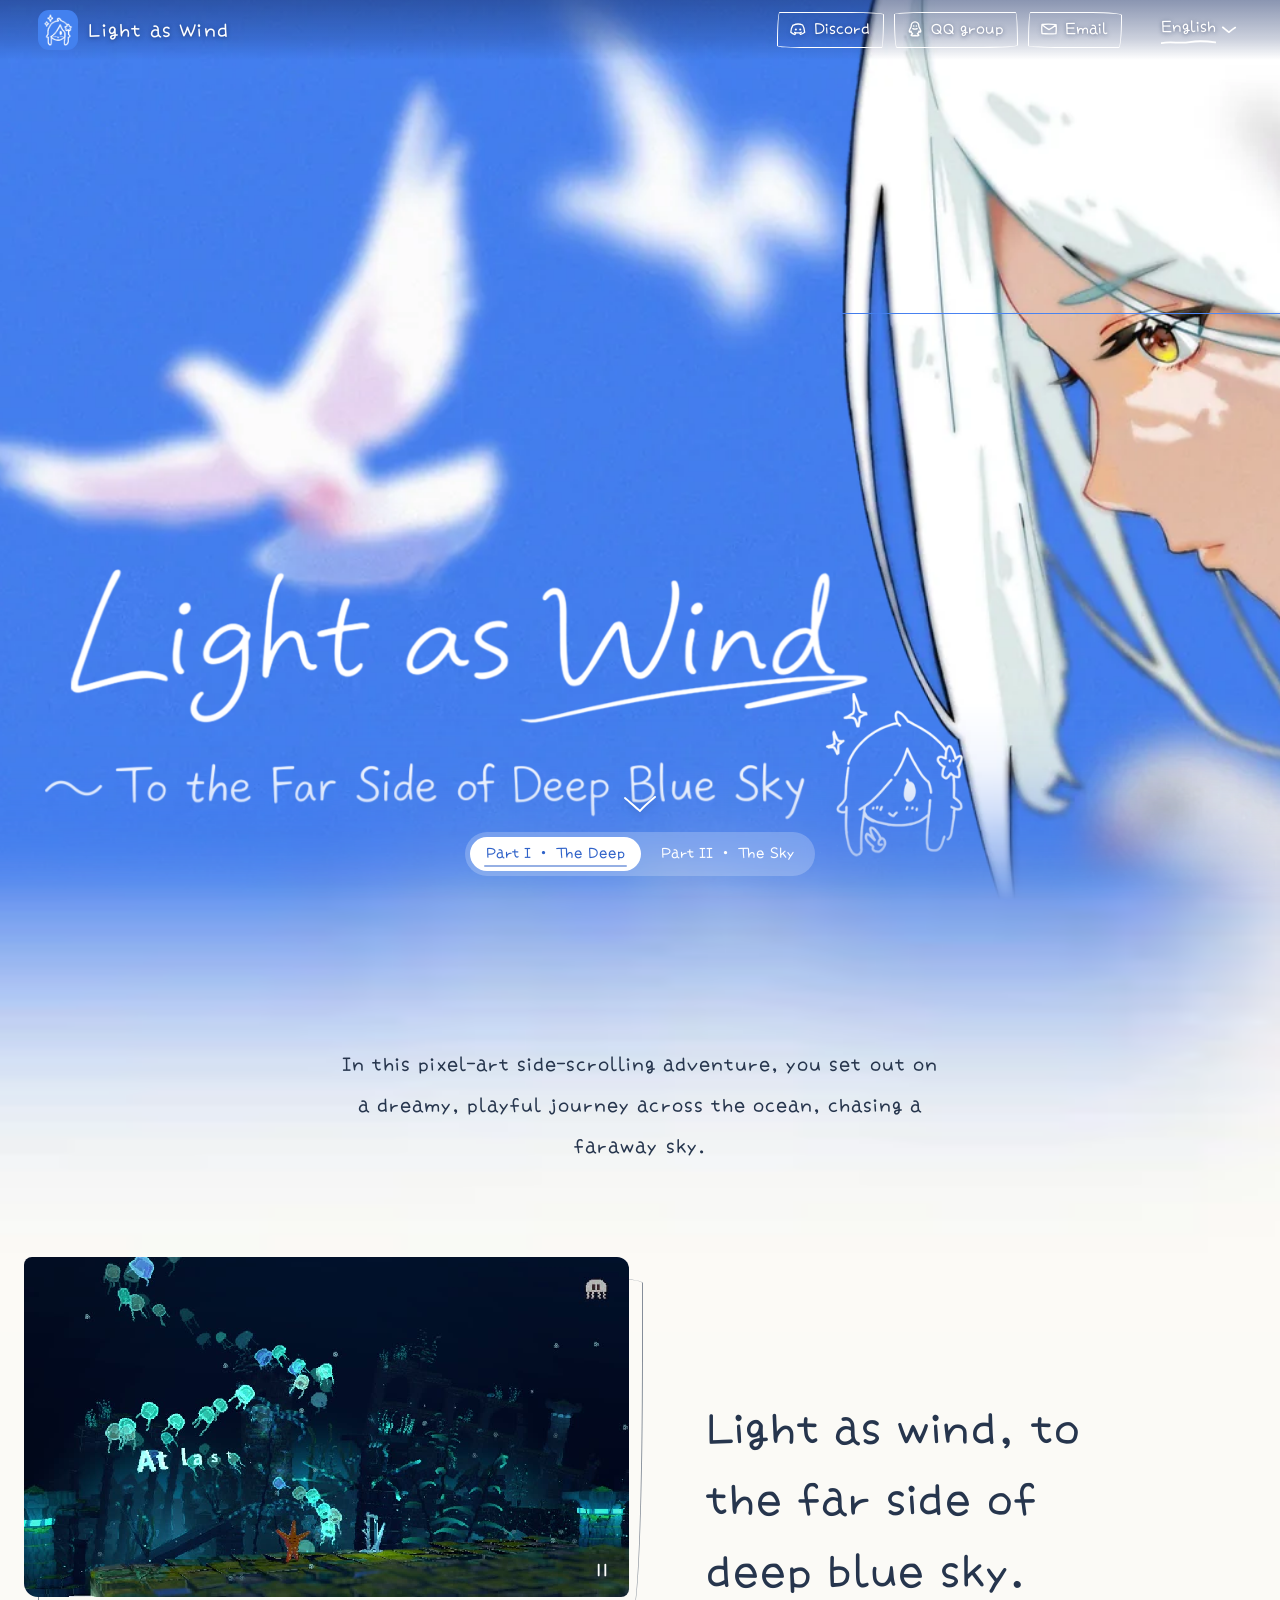
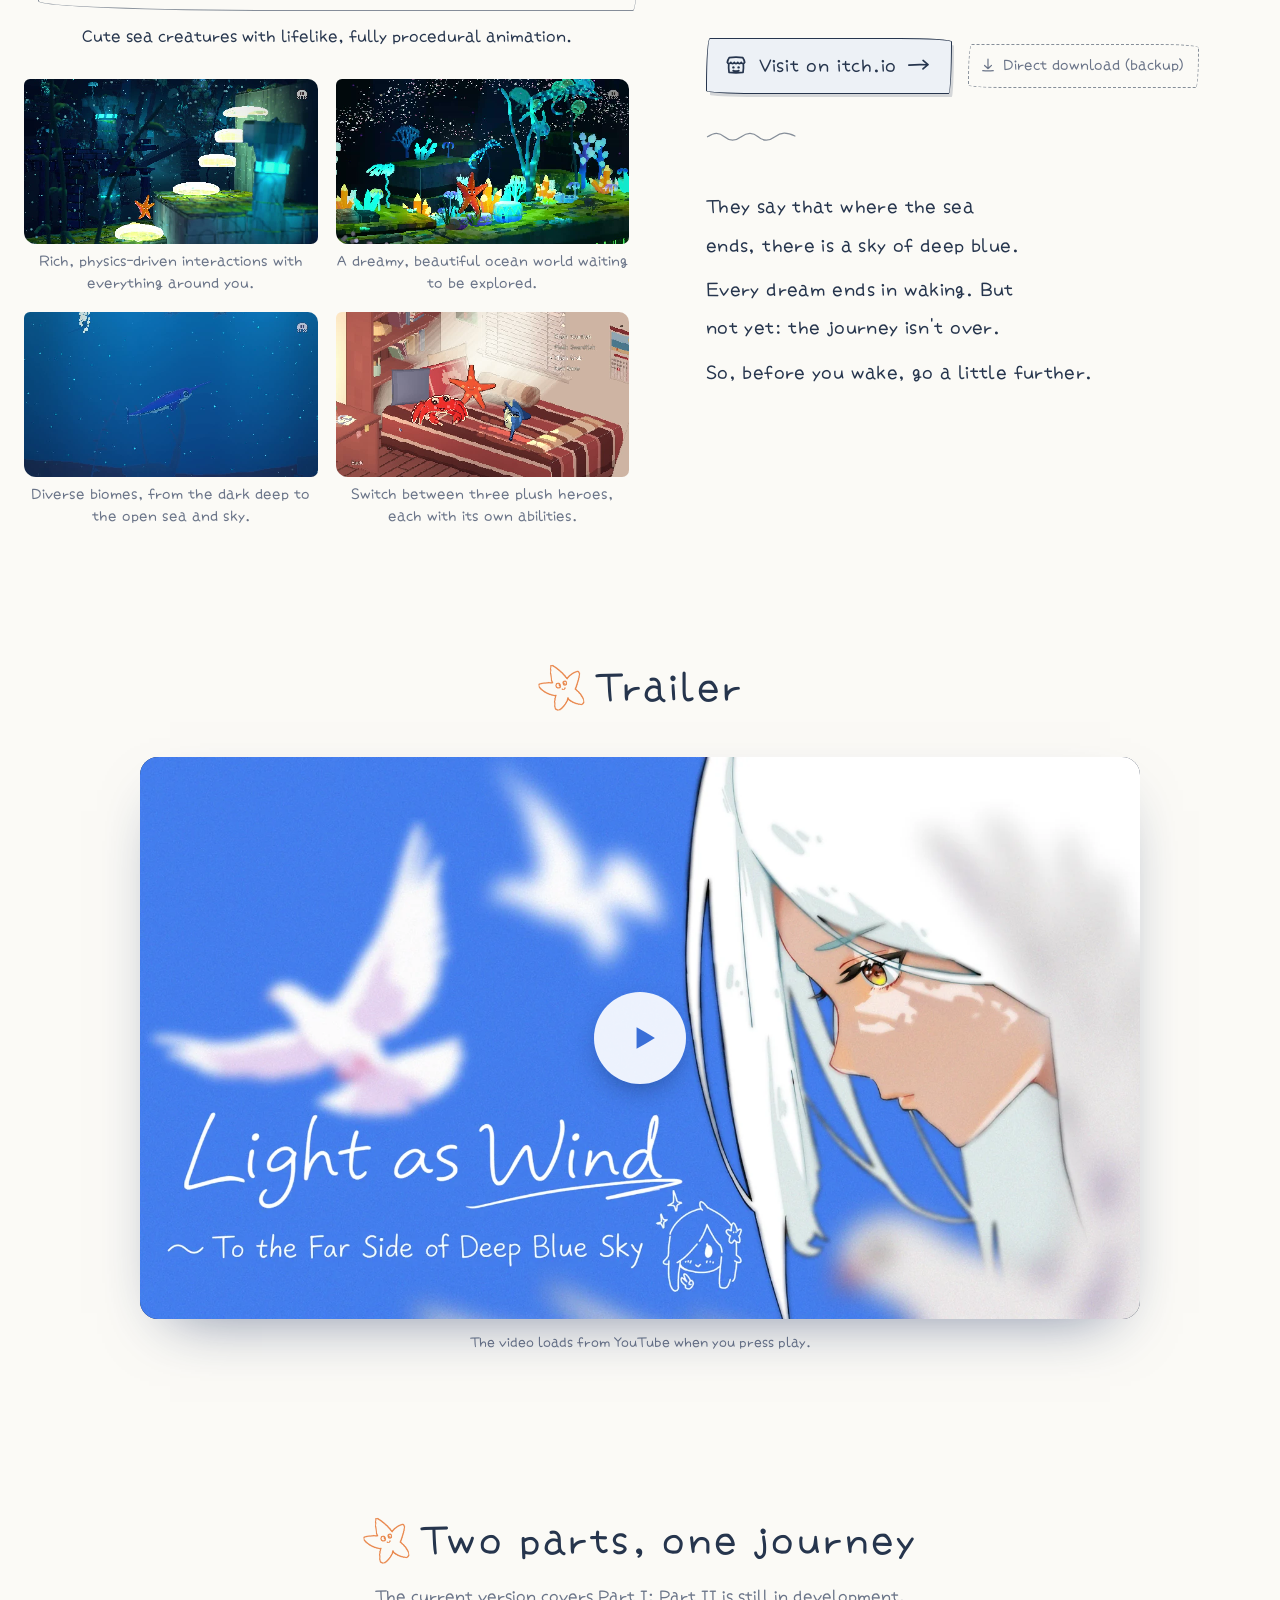
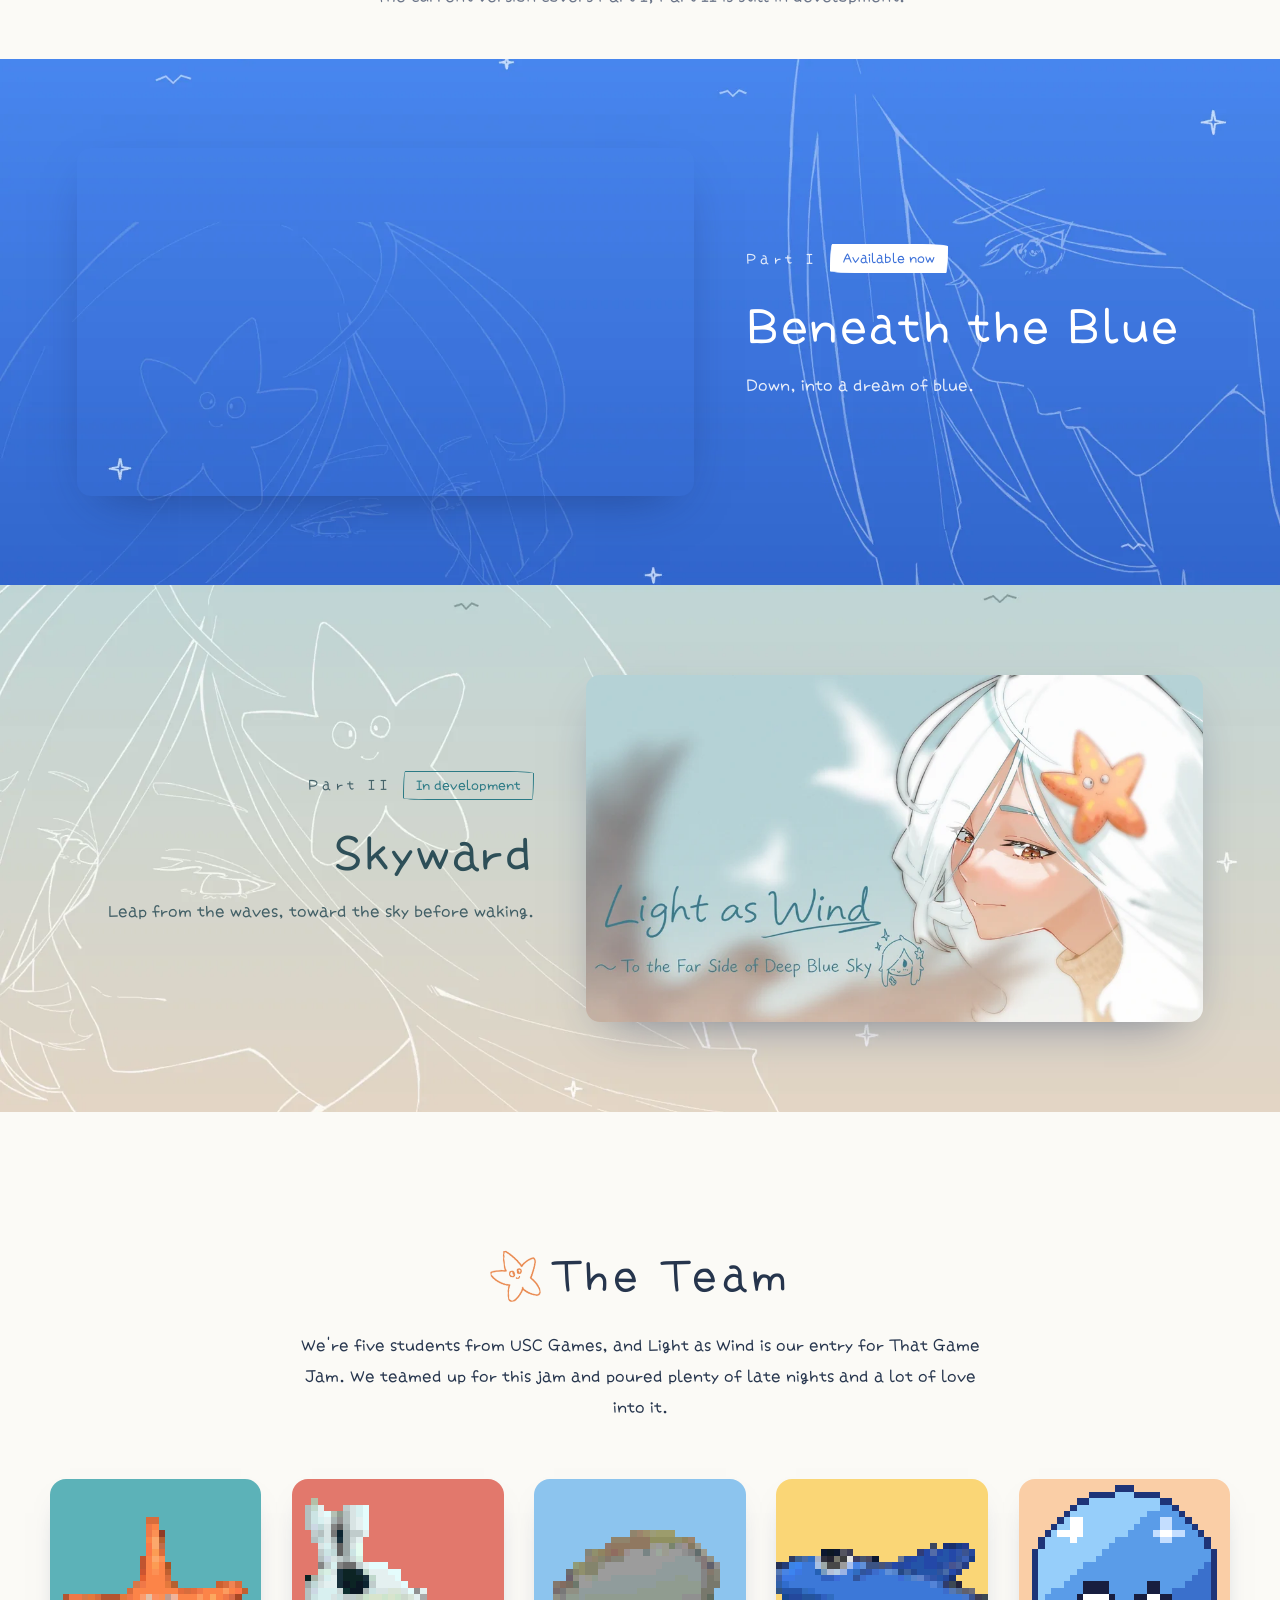
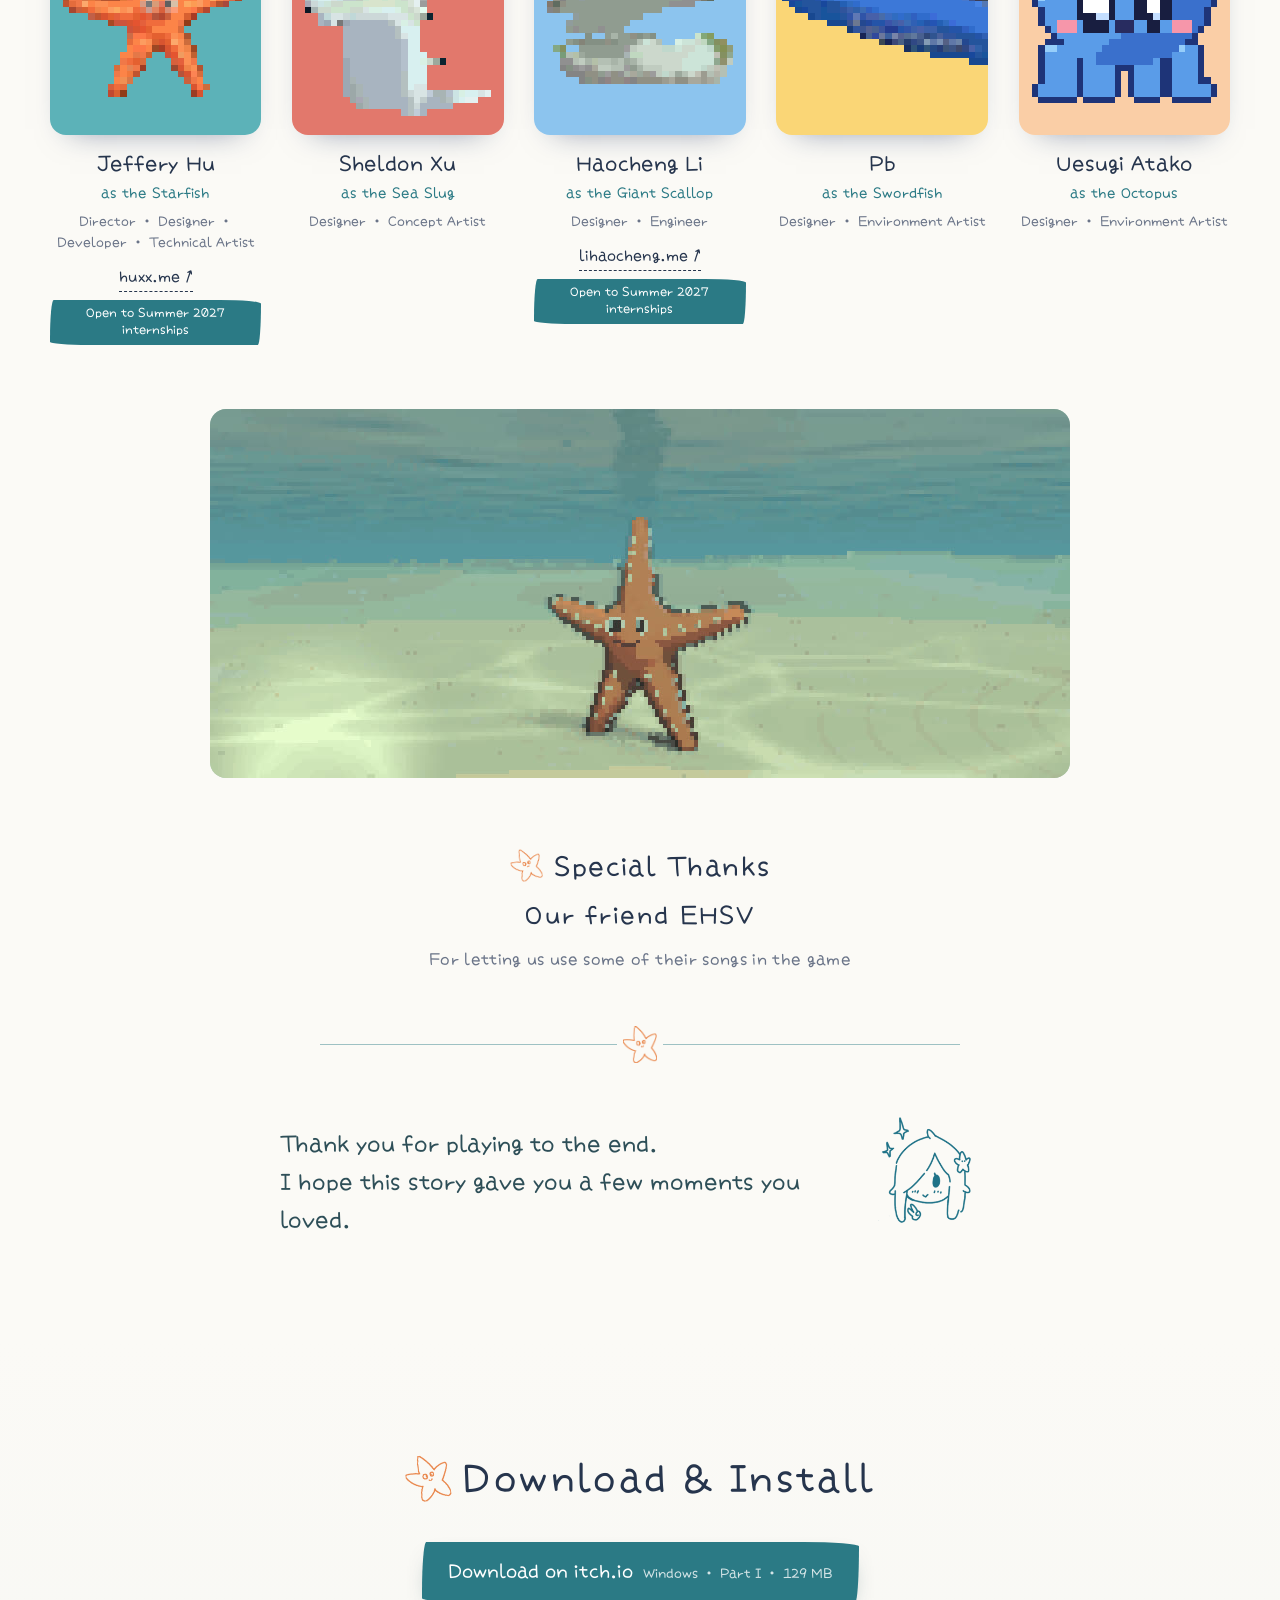
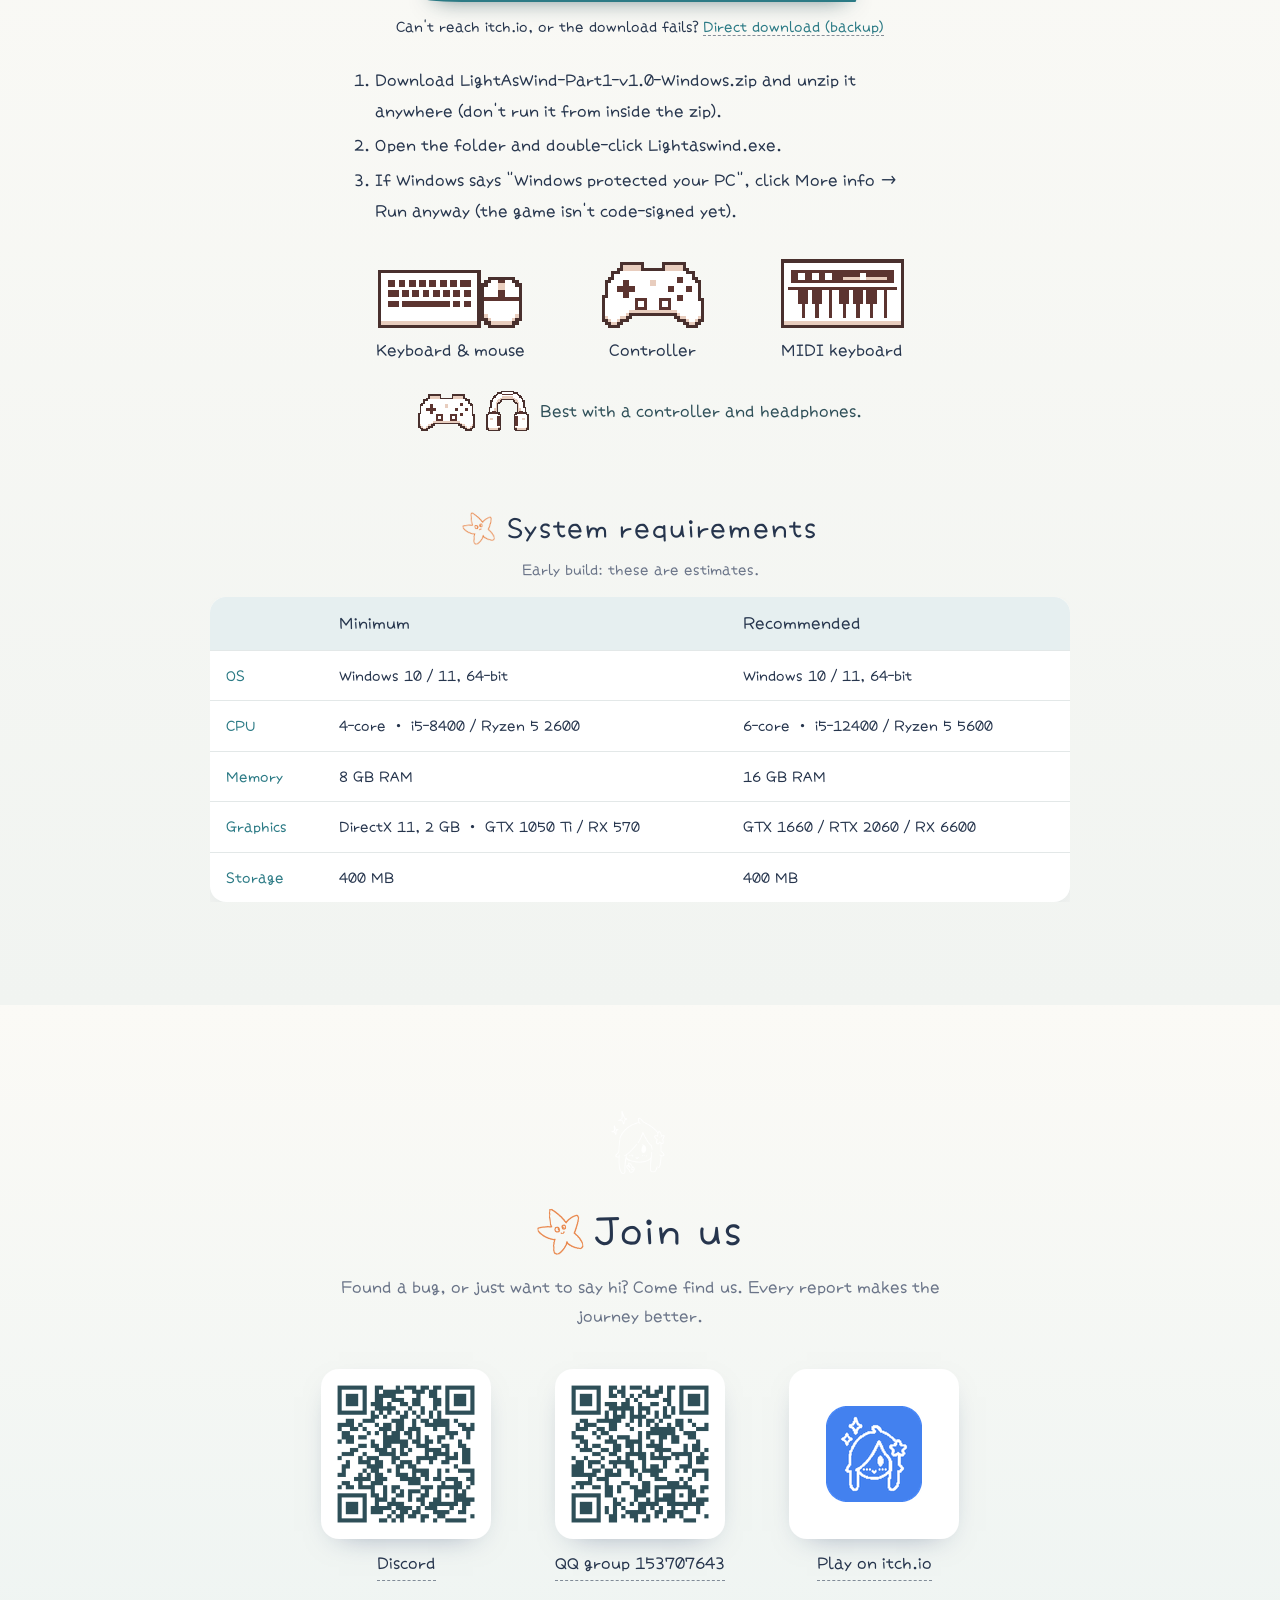
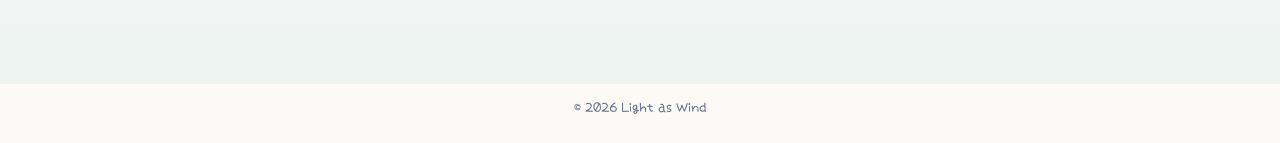
<file: index.html>
<!doctype html>
<html lang="en" data-lang="en">
<head>
<meta charset="utf-8">
<meta name="viewport" content="width=device-width, initial-scale=1, viewport-fit=cover">
<title>Light as Wind</title>
<meta name="description" content="Light as Wind is a dreamy pixel-art side-scrolling adventure across the ocean, toward a faraway sky.">
<link rel="canonical" href="https://lightaswind.com/">
<meta name="theme-color" content="#4381ef">
<meta name="color-scheme" content="light">

<meta property="og:type" content="website">
<meta property="og:site_name" content="Light as Wind">
<meta property="og:title" content="Light as Wind">
<meta property="og:description" content="Light as wind, to the far side of deep blue sky. A dreamy pixel-art side-scrolling adventure across the ocean, toward a faraway sky.">
<meta property="og:url" content="https://lightaswind.com/">
<meta property="og:image" content="https://lightaswind.com/og-poster2-en.jpg">
<meta property="og:image:width" content="1200">
<meta property="og:image:height" content="630">
<meta property="og:image:alt" content="Light as Wind poster: a white-haired girl with a starfish hairpin, smiling against a pale sky">
<meta property="og:locale" content="en_US">
<meta property="og:locale:alternate" content="zh_CN">
<meta property="og:locale:alternate" content="ja_JP">
<meta property="og:locale:alternate" content="ko_KR">
<meta name="twitter:card" content="summary_large_image">
<meta name="twitter:title" content="Light as Wind">
<meta name="twitter:description" content="Light as wind, to the far side of deep blue sky. A dreamy pixel-art side-scrolling adventure across the ocean.">
<meta name="twitter:image" content="https://lightaswind.com/og-poster2-en.jpg">

<link rel="icon" href="/favicon.ico" sizes="any">
<link rel="icon" href="/assets/icons/favicon-32.png" type="image/png" sizes="32x32">
<link rel="apple-touch-icon" href="/assets/icons/apple-touch-icon.png">
<link rel="manifest" href="/site.webmanifest">

<script>
  // Pick the language before first paint: saved choice, else the browser's.
  (function () {
    var ok = { zh: 1, en: 1, ja: 1, ko: 1 }, l = null;
    try { l = localStorage.getItem("law-lang"); } catch (e) {}
    if (!ok[l]) {
      var list = navigator.languages || [navigator.language || "en"];
      for (var i = 0; i < list.length && !ok[l]; i++) {
        var c = String(list[i]).toLowerCase().slice(0, 2);
        if (ok[c]) l = c;
      }
    }
    l = ok[l] ? l : "en";
    document.documentElement.setAttribute("data-lang", l);
    // the tab shows the game's name in the page's language, from the first paint
    document.title = { zh: "愿此身如风", en: "Light as Wind", ja: "この身、風のごとく", ko: "이 몸 바람처럼" }[l];
  })();
</script>
<link rel="preload" href="/assets/fonts/xiaolai-subset.woff2?v=9" as="font" type="font/woff2" crossorigin>
<link rel="stylesheet" href="/assets/site.css?v=15">
</head>
<body>
<a class="skip" href="#play" data-i18n="skip">跳到正文</a>

<header class="site-head">
  <a class="brand" href="#top">
    <img src="/assets/icons/brand-96.png" width="40" height="40" alt="">
    <span class="brand-name" data-i18n="title">愿此身如风</span>
  </a>
  <!-- hand-drawn line icons (own drawings, stroke = currentColor) -->
  <nav class="head-links" aria-label="Community">
    <a class="hbtn" href="https://discord.gg/yjuP5sJC9v" rel="noopener" target="_blank">
      <svg class="ic" viewBox="0 0 24 24" aria-hidden="true"><path d="M6.6 7.3c3.5-1.7 7.3-1.7 10.9-.1 1.6 2.5 2.4 5.3 2.5 8.7-1.5 1.3-3.2 2.1-5 2.6l-1-1.7M9.4 16.8l-1 1.8c-1.8-.5-3.5-1.3-5-2.7.1-3.3 1-6.2 2.6-8.6M8 16c2.7 1 5.4 1 8.1-.1"/><circle class="dot" cx="9.4" cy="12.6" r="1.25"/><circle class="dot" cx="14.7" cy="12.6" r="1.25"/></svg>
      <span>Discord</span>
    </a>
    <button type="button" class="hbtn" data-copy="153707643" title="153707643">
      <svg class="ic" viewBox="0 0 24 24" aria-hidden="true"><path d="M12 3.4c-3 0-4.7 2.4-4.6 5.3 0 .9-.9 2.2-1.6 3.6-.8 1.6-1 3.3-.2 3.4.5.1 1.1-.6 1.5-1.3.3 1.5 1.1 2.7 2.1 3.4-1 .4-1.9 1-1.9 1.6 0 .8 2.3 1 4.7.4 2.4.6 4.7.4 4.7-.4 0-.6-.9-1.2-1.9-1.6 1-.7 1.8-1.9 2.1-3.4.4.7 1 1.4 1.5 1.3.8-.1.6-1.8-.2-3.4-.7-1.4-1.6-2.7-1.6-3.6.1-2.9-1.6-5.3-4.6-5.3zM9.3 11.6c1.8.8 3.6.8 5.4 0"/><circle class="dot" cx="10.5" cy="8.3" r=".95"/><circle class="dot" cx="13.6" cy="8.3" r=".95"/></svg>
      <span data-i18n="qq">QQ 群</span>
    </button>
    <a class="hbtn" href="mailto:3324557103@qq.com">
      <svg class="ic" viewBox="0 0 24 24" aria-hidden="true"><path d="M3.6 6.6c5.6-.7 11.3-.6 16.9.1.3 3.6.3 7.2-.1 10.8-5.6.6-11.2.6-16.8-.1-.4-3.6-.4-7.2 0-10.8zM4.1 7.3c2.6 2.3 5.2 4.1 7.9 5.5 2.8-1.4 5.5-3.3 8.1-5.6"/></svg>
      <span data-i18n="mail">邮箱</span>
    </a>
  </nav>
  <div class="lang">
    <button type="button" class="lang-btn" aria-haspopup="true" aria-expanded="false" aria-controls="lang-menu">
      <span class="lang-cur">中文</span>
      <svg class="chev" viewBox="0 0 20 12" aria-hidden="true"><path d="M3 3.5c2.4 1.9 4.6 3.9 7 5.6 2.3-1.9 4.5-3.8 7-5.3"/></svg>
    </button>
    <ul id="lang-menu" class="lang-menu" hidden>
      <li><button type="button" data-set-lang="zh" lang="zh-CN">中文</button></li>
      <li><button type="button" data-set-lang="en" lang="en">English</button></li>
      <li><button type="button" data-set-lang="ja" lang="ja">日本語</button></li>
      <li><button type="button" data-set-lang="ko" lang="ko">한국어</button></li>
    </ul>
  </div>
</header>
<p class="toast" role="status" aria-live="polite"></p>

<main>
  <!-- Page 1: the poster -->
  <section id="top" class="hero" aria-labelledby="game-title">
    <!-- The poster in layers (tools/poster_layers.py): sky with doves at the back, the girl, the line-art words in
         front. They drift apart a little with the pointer and with scrolling. -->
    <div class="stage" role="img" data-i18n-aria="posterAlt" aria-label="海报：蓝天下白发少女的侧脸，白鸽飞过">
      <div class="layer sky" data-depth="0.25"></div>
      <div class="layer girl" data-depth="0.6"></div>
      <div class="layer words" data-depth="1">
        <img class="w-title t-zh" src="/assets/img/title-zh.webp" width="1011" height="260" alt="">
        <img class="w-sub t-zh" src="/assets/img/subtitle-zh.webp" width="1011" height="260" alt="">
        <img class="w-title t-en" src="/assets/img/title-en.webp" width="1011" height="260" alt="">
        <img class="w-sub t-en" src="/assets/img/subtitle-en.webp" width="1011" height="260" alt="">
        <img class="w-mascot" src="/assets/img/mascot.webp" width="260" height="260" alt="">
      </div>
      <!-- the second poster (tools/poster2_layers.py): its words-free picture, then its words; shown after a click -->
      <div class="layer sky2 p2only" data-depth="0.35"></div>
      <div class="layer words2 p2only" data-depth="1">
        <img class="w2 t-zh" src="/assets/img/hero2-words-zh.webp" width="986" height="347" alt="">
        <img class="w2 t-en" src="/assets/img/hero2-words-en.webp" width="1024" height="318" alt="">
      </div>
    </div>
    <!-- the two posters take turns on their own (site.js); the labels switch by hand -->
    <div class="poster-tabs" role="group" data-i18n-aria="posterTabs" aria-label="两张海报">
      <button type="button" class="ptab" aria-pressed="true"><span data-i18n="posterTab1">Part I · 深海</span><i class="bar"></i></button>
      <button type="button" class="ptab" aria-pressed="false"><span data-i18n="posterTab2">Part II · 天空</span><i class="bar"></i></button>
    </div>
    <h1 id="game-title" class="sr"><span data-i18n="title">愿此身如风</span> <span data-i18n="subtitle">～去往天空深蓝的彼方</span></h1>
    <a class="down" href="#play" data-i18n-aria="next" aria-label="下一页">
      <svg viewBox="0 0 40 24" aria-hidden="true"><path d="M5 6c5 4 10 9 15 13 4-5 9-9 15-14"/></svg>
    </a>
  </section>
  <!-- the poster's edge colours seeping down into the paper -->
  <div class="bleed" aria-hidden="true"></div>

  <!-- Page 2: story -->
  <section id="play" class="play" aria-labelledby="play-h">
    <div class="inner">
      <p class="lead" data-i18n="lead">在这款像素风横版冒险游戏中，你将踏上一段梦幻而有趣的旅程，
穿过海洋，追寻远方的天空。</p>
      <div class="story">
        <!-- STORY MEDIA (placeholders): swap assets/media/story.mp4 (+ story-poster.webp)
             and assets/img/story-{a,b,c,d}-*.webp with real footage / screenshots -->
        <!-- the five features, each a short silent loop with its line (clips from the game: exports/GIF候选-*) -->
        <div class="story-art">
          <figure class="clip">
            <video id="story-video" class="pixel" muted loop playsinline preload="metadata" poster="/assets/media/f3-procedural.jpg" width="960" height="540"><source src="/assets/media/f3-procedural.mp4" type="video/mp4"></video>
            <button type="button" class="playpause" aria-pressed="false" data-i18n-aria="pause" aria-label="暂停">
              <svg viewBox="0 0 24 24" aria-hidden="true"><path class="i-pause" d="M8 5.5v13M16 5.5v13"/><path class="i-play" d="M8 5.5l11 6.5-11 6.5z"/></svg>
            </button>
          </figure>
          <p class="clip-cap" data-i18n="feat1"></p>
          <div class="shots">
            <figure class="shot"><video class="pixel" muted loop playsinline preload="none" poster="/assets/media/f2-physics.jpg" width="960" height="540"><source src="/assets/media/f2-physics.mp4" type="video/mp4"></video><figcaption data-i18n="feat2"></figcaption></figure>
            <figure class="shot"><video class="pixel" muted loop playsinline preload="none" poster="/assets/media/f4-dreamy.jpg" width="960" height="540"><source src="/assets/media/f4-dreamy.mp4" type="video/mp4"></video><figcaption data-i18n="feat3"></figcaption></figure>
            <figure class="shot"><video class="pixel" muted loop playsinline preload="none" poster="/assets/media/f5-biomes.jpg" width="960" height="540"><source src="/assets/media/f5-biomes.mp4" type="video/mp4"></video><figcaption data-i18n="feat4"></figcaption></figure>
            <figure class="shot"><video class="pixel" muted loop playsinline preload="none" poster="/assets/media/f1-heroes.jpg" width="960" height="540"><source src="/assets/media/f1-heroes.mp4" type="video/mp4"></video><figcaption data-i18n="feat5"></figcaption></figure>
          </div>
        </div>
        <div class="story-text">
          <h2 id="play-h" class="sr" data-i18n="aboutH">游戏简介</h2>
          <p class="motto" data-i18n="motto">愿此身如风，去往天空深蓝的彼方。</p>
          <div class="cta-row">
            <a class="itch-btn" href="https://huxxshadow.itch.io/light-as-wind" target="_blank" rel="noopener">
              <svg class="ic" viewBox="0 0 24 24" aria-hidden="true"><path d="M4 9.6c.2-1.7.8-3.1 1.7-4.4 4.2-.5 8.4-.5 12.6 0 .9 1.3 1.5 2.7 1.7 4.4M4 9.6c.5 1.4 2.6 1.4 3.2 0 .6 1.4 2.6 1.4 3.2 0 .6 1.4 2.6 1.4 3.2 0 .6 1.4 2.6 1.4 3.2 0 .6 1.4 2.6 1.4 3.2 0M5.3 11c-.2 2.6-.1 5.2.3 7.8 4.3.5 8.6.5 12.9 0 .4-2.6.5-5.2.3-7.8M9.4 17.2c1.7.7 3.5.7 5.2 0"/><circle class="dot" cx="9.6" cy="14.2" r="1.1"/><circle class="dot" cx="14.4" cy="14.2" r="1.1"/></svg>
              <span data-i18n="itchGo">前往 itch.io</span>
              <svg class="arrow" viewBox="0 0 26 14" aria-hidden="true"><path d="M2 7.6c6.6-.6 13.2-.7 20-.3M17.4 2.6c1.8 1.6 3.5 3.1 5.4 4.6-1.9 1.4-3.7 3-5.5 4.6"/></svg>
            </a>
            <a class="mirror-btn" href="https://dl.lightaswind.com/LightAsWind-Part1-v1.0-Windows.zip" download>
              <svg class="ic" viewBox="0 0 24 24" aria-hidden="true"><path d="M12 4.2c-.1 4.6 0 8.9.1 12.6M7.4 12.6c1.6 1.5 3.1 2.9 4.7 4.3 1.5-1.5 3-2.9 4.5-4.4M5 19.6c4.6.3 9.3.3 14 0"/></svg>
              <span data-i18n="dlDirect">直接下载（备用）</span>
            </a>
          </div>
          <svg class="wave" viewBox="0 0 120 14" aria-hidden="true"><path d="M2 8c9-6 15-6 22 0s14 6 22 0 15-6 22 0 14 6 22 0 15-6 26-1"/></svg>
          <div class="poem">
            <p data-i18n="poem1">听说，海的尽头，
是一片深蓝色的天空。</p>
            <p data-i18n="poem2">梦总有醒来的时候。
但现在，旅途还没有结束。</p>
            <p data-i18n="poem3">所以啊，在醒来之前，
再往前走一点吧。</p>
          </div>
        </div>
      </div>

    </div>
  </section>

  <!-- Trailer (YouTube, loaded only on click) -->
  <section id="trailer" class="trailer" aria-labelledby="trailer-h">
    <h2 id="trailer-h" class="sec-h star-h" data-i18n="trailerH">宣传片</h2>
    <div class="frame16">
      <button type="button" class="trailer-play" data-yt="E369TPUjwCU" data-bv="BV1cS4W63Et1" data-i18n-aria="trailerPlay" aria-label="播放宣传片（YouTube）">
        <img class="pe" src="/assets/img/p1-en-1600.webp" width="1600" height="900" alt="" loading="lazy" decoding="async">
        <img class="pz" src="/assets/img/p1-zh-1600.webp" width="1600" height="900" alt="" loading="lazy" decoding="async">
        <span class="tp-icon" aria-hidden="true"><svg viewBox="0 0 24 24"><path d="M8.5 6.2v11.6c3.4-1.9 6.8-3.8 10-5.8-3.2-2-6.6-3.9-10-5.8z"/></svg></span>
      </button>
    </div>
    <p class="tnote" data-i18n="trailerNote"></p>
  </section>

  <!-- Page 3: the two parts, each on its poster's colour -->
  <section id="parts" class="parts" aria-labelledby="parts-h">
    <div class="parts-head"><h2 id="parts-h" class="sec-h star-h" data-i18n="partsH">两段旅程</h2><p class="sec-sub" data-i18n="partsNote"></p></div>
    <div class="band b1"><img class="deco" src="/assets/img/line-p1.webp" alt="" loading="lazy"><div class="pic"><img class="poster pe" src="/assets/img/p1-en-960.webp" srcset="/assets/img/p1-en-960.webp 960w, /assets/img/p1-en-1600.webp 1600w" sizes="(min-width: 760px) 56vw, 100vw" width="1600" height="900" loading="lazy" decoding="async" alt=""><img class="poster pz" src="/assets/img/p1-zh-960.webp" srcset="/assets/img/p1-zh-960.webp 960w, /assets/img/p1-zh-1600.webp 1600w" sizes="(min-width: 760px) 56vw, 100vw" width="1600" height="900" loading="lazy" decoding="async" alt=""></div><div class="txt"><p class="row"><span class="kicker" data-i18n="p1k"></span> <span class="chip live" data-i18n="p1s">现已推出</span></p><h3 class="pname" data-i18n="p1n"></h3><p class="pdesc" data-i18n="p1d"></p></div></div>
    <div class="band b2"><img class="deco" src="/assets/img/line-p2.webp" alt="" loading="lazy"><div class="pic"><img class="poster pe" src="/assets/img/p2-en-960.webp" srcset="/assets/img/p2-en-960.webp 960w, /assets/img/p2-en-1600.webp 1600w" sizes="(min-width: 760px) 56vw, 100vw" width="1600" height="900" loading="lazy" decoding="async" alt=""><img class="poster pz" src="/assets/img/p2-zh-960.webp" srcset="/assets/img/p2-zh-960.webp 960w, /assets/img/p2-zh-1600.webp 1600w" sizes="(min-width: 760px) 56vw, 100vw" width="1600" height="900" loading="lazy" decoding="async" alt=""></div><div class="txt"><p class="row"><span class="kicker" data-i18n="p2k"></span> <span class="chip dev" data-i18n="p2s">开发中</span></p><h3 class="pname" data-i18n="p2n"></h3><p class="pdesc" data-i18n="p2d"></p></div></div>
  </section>

  <!-- Page 4: the team (names, parts and roles are the game's own credits; portraits: tools/cast_portraits.py) -->
  <section id="team" class="team" aria-labelledby="team-h">
    <h2 id="team-h" class="star-h" data-i18n="teamH">制作成员</h2>
    <p class="intro" data-i18n="teamIntro"></p>
    <ul class="members">
      <li class="member"><img class="pic pixel" src="/assets/img/cast-starfish.png" width="330" height="400" alt="" loading="lazy" decoding="async"><p class="name">Jeffery Hu</p><p class="as" data-i18n="as_starfish"></p><p class="roles" data-i18n="roles_jeff"></p><p class="links"><a class="site" href="https://huxx.me/" target="_blank" rel="noopener">huxx.me ↗</a><span class="hire" data-i18n="intern">正在寻找 2027 年暑期实习</span></p></li>
      <li class="member"><img class="pic pixel" src="/assets/img/cast-slug.png" width="330" height="400" alt="" loading="lazy" decoding="async"><p class="name">Sheldon Xu</p><p class="as" data-i18n="as_slug"></p><p class="roles" data-i18n="roles_sheldon"></p></li>
      <li class="member"><img class="pic pixel" src="/assets/img/cast-scallop.png" width="330" height="400" alt="" loading="lazy" decoding="async"><p class="name">Haocheng Li</p><p class="as" data-i18n="as_scallop"></p><p class="roles" data-i18n="roles_haocheng"></p><p class="links"><a class="site" href="https://lihaocheng.me/" target="_blank" rel="noopener">lihaocheng.me ↗</a><span class="hire" data-i18n="intern">正在寻找 2027 年暑期实习</span></p></li>
      <li class="member"><img class="pic pixel" src="/assets/img/cast-swordfish.png" width="330" height="400" alt="" loading="lazy" decoding="async"><p class="name">Pb</p><p class="as" data-i18n="as_swordfish"></p><p class="roles" data-i18n="roles_pb"></p></li>
      <li class="member"><img class="pic pixel" src="/assets/img/cast-octopus.png" width="330" height="400" alt="" loading="lazy" decoding="async"><p class="name">Uesugi Atako</p><p class="as" data-i18n="as_octopus"></p><p class="roles" data-i18n="roles_uesugi"></p></li>
    </ul>
    <video class="bow pixel" muted loop playsinline preload="none" poster="/assets/media/starfish-bow.jpg" width="896" height="384" aria-hidden="true"><source src="/assets/media/starfish-bow.mp4" type="video/mp4"></video>
    <h3 class="star-h small" data-i18n="thanksT">特别鸣谢</h3>
    <p class="thanks"><span data-i18n="thanksW">好友 EHSV</span><br><span class="why" data-i18n="thanksY">感谢允许我们使用他的部分歌曲作为游戏配乐</span></p>
    <div class="star-rule" aria-hidden="true"></div>
    <p class="close"><span data-i18n="teamClose"></span><img src="/assets/img/mascot.webp" width="260" height="260" alt="" loading="lazy"></p>
  </section>

  <!-- Page 5: download, install, requirements -->
  <section id="download" class="download" aria-labelledby="dl-h">
    <h2 id="dl-h" class="sec-h star-h" data-i18n="dlH">下载与安装</h2>
    <a class="dl-btn" href="https://huxxshadow.itch.io/light-as-wind" target="_blank" rel="noopener"><span data-i18n="dlBtn">在 itch.io 下载</span> <small>Windows · Part I · 129 MB</small></a>
    <p class="dl-alt"><span data-i18n="dlAltLead">itch.io 打不开或下载失败？</span> <a href="https://dl.lightaswind.com/LightAsWind-Part1-v1.0-Windows.zip" download data-i18n="dlDirect">直接下载（备用）</a></p>
    <ol class="steps"><li data-i18n="dl1"></li><li data-i18n="dl2"></li><li data-i18n="dl3"></li></ol>
    <ul class="inputs">
      <li><img class="pixel" src="/assets/img/in-keys.png" alt=""><span data-i18n="inKey"></span></li>
      <li><img class="pixel" src="/assets/img/in-pad.png" alt=""><span data-i18n="inPad"></span></li>
      <li><img class="pixel" src="/assets/img/in-midi.png" alt=""><span data-i18n="inMidi"></span></li>
    </ul>
    <p class="tip"><img class="pixel" src="/assets/img/tip-pad.png" alt=""><img class="pixel" src="/assets/img/tip-headphones.png" alt=""><span data-i18n="tip"></span></p>
    <h3 class="star-h small" data-i18n="reqH">配置要求</h3>
    <p class="req-note" data-i18n="reqNote"></p>
    <div class="req-wrap"><table class="req">
      <thead><tr><th></th><th data-i18n="reqMin">最低</th><th data-i18n="reqRec">推荐</th></tr></thead>
      <tbody>
        <tr><th data-i18n="reqOS">系统</th><td>Windows 10 / 11, 64-bit</td><td>Windows 10 / 11, 64-bit</td></tr>
        <tr><th data-i18n="reqCPU">处理器</th><td>4-core · i5-8400 / Ryzen 5 2600</td><td>6-core · i5-12400 / Ryzen 5 5600</td></tr>
        <tr><th data-i18n="reqMem">内存</th><td>8 GB RAM</td><td>16 GB RAM</td></tr>
        <tr><th data-i18n="reqGPU">显卡</th><td>DirectX 11, 2 GB · GTX 1050 Ti / RX 570</td><td>GTX 1660 / RTX 2060 / RX 6600</td></tr>
        <tr><th data-i18n="reqDisk">存储</th><td>400 MB</td><td>400 MB</td></tr>
      </tbody>
    </table></div>
  </section>

  <!-- Page 6: community -->
  <section id="join" class="join" aria-labelledby="join-h">
    <img class="join-mascot" src="/assets/img/mascot.webp" width="260" height="260" alt="" loading="lazy">
    <h2 id="join-h" class="sec-h star-h" data-i18n="joinH">加入我们</h2>
    <p class="sec-sub" data-i18n="joinSub"></p>
    <div class="qrs">
      <a class="qr" href="https://discord.gg/yjuP5sJC9v" target="_blank" rel="noopener"><img src="/assets/img/qr-discord.png" width="1200" height="1200" alt="" loading="lazy"><span>Discord</span></a>
      <a class="qr" href="https://qm.qq.com/q/4FwaoJoXS0" target="_blank" rel="noopener"><img src="/assets/img/qr-qq.png" width="1200" height="1200" alt="" loading="lazy"><span data-i18n="qrQ">QQ 群 153707643</span></a>
      <a class="qr" href="https://huxxshadow.itch.io/light-as-wind" target="_blank" rel="noopener"><img class="qr-icon" src="/assets/icons/brand-96.png" width="96" height="96" alt="" loading="lazy"><span data-i18n="playItch">在 itch.io 上玩</span></a>
    </div>
  </section>
  <footer class="foot">© 2026 Light as Wind</footer>
</main>

<script src="/assets/site.js?v=12" defer></script>
</body>
</html>
</file>
<file: assets/site.css>
/* Xiaolai (小赖字体) by LXGW, SIL OFL 1.1 — subset to the glyphs this site uses. */
@font-face {
  font-family: "Xiaolai";
  src: url(fonts/xiaolai-subset.woff2?v=9) format("woff2");
  font-weight: 400;
  font-display: swap;
}

:root {
  --sky: #4381ef;
  --paper: #fbfaf6;
  --ink: #26354d;
  --ink-soft: #6a7488;
  --line: rgba(38, 53, 77, .55);
  --font: "Xiaolai", "PingFang SC", "Microsoft YaHei", "Hiragino Sans", "Malgun Gothic", sans-serif;
  /* a hand-drawn stroke, used for underlines */
  --scribble: url("data:image/svg+xml,%3Csvg xmlns='http://www.w3.org/2000/svg' viewBox='0 0 100 8' preserveAspectRatio='none'%3E%3Cpath d='M1 5.5C18 3 34 6.5 52 4.2S83 2.8 99 4.6' fill='none' stroke='%2326354d' stroke-width='1.6' stroke-linecap='round' vector-effect='non-scaling-stroke'/%3E%3C/svg%3E");
  --scribble-white: url("data:image/svg+xml,%3Csvg xmlns='http://www.w3.org/2000/svg' viewBox='0 0 100 8' preserveAspectRatio='none'%3E%3Cpath d='M1 5.5C18 3 34 6.5 52 4.2S83 2.8 99 4.6' fill='none' stroke='white' stroke-width='1.8' stroke-linecap='round' vector-effect='non-scaling-stroke'/%3E%3C/svg%3E");
}

*, *::before, *::after { box-sizing: border-box; }
html { background: var(--paper); color: var(--ink); -webkit-text-size-adjust: 100%; scroll-behavior: smooth; }
body { margin: 0; font-family: var(--font); font-size: 17px; line-height: 1.7; background: var(--paper); }
img { display: block; max-width: 100%; height: auto; }
a { color: inherit; text-decoration: none; }
button { font: inherit; color: inherit; }
:focus-visible { outline: 1.5px dashed currentColor; outline-offset: 4px; border-radius: 4px; }
.sr { position: absolute !important; width: 1px; height: 1px; overflow: hidden; clip: rect(0 0 0 0); clip-path: inset(50%); white-space: nowrap; }
.skip { position: absolute; left: 12px; top: -60px; z-index: 20; padding: 6px 12px; background: var(--paper); }
.skip:focus { top: 12px; }

/* ---- Header: game icon, community links, languages ----
   Transparent with white handwriting over the poster; once past it, it
   turns into a strip of paper with ink writing and a pencil line below. */
.site-head {
  position: fixed; inset: 0 0 auto 0; z-index: 10;
  display: flex; align-items: center; gap: 8px clamp(12px, 2.4vw, 32px);
  padding: max(10px, env(safe-area-inset-top)) clamp(14px, 3vw, 40px) 10px;
  color: #fff; text-shadow: 0 1px 4px rgba(15, 30, 70, .55);
  transition: background-color .35s ease, color .35s ease, text-shadow .35s ease;
}
.site-head::after {
  content: ""; position: absolute; left: 0; right: 0; bottom: -4px; height: 8px; opacity: 0;
  background: var(--scribble) center / 100% 8px no-repeat; transition: opacity .35s ease;
}
/* over the poster: a soft shade from the top so white writing stays readable on the white hair */
.site-head { background: linear-gradient(rgba(22, 44, 100, .5), rgba(22, 44, 100, .22) 65%, rgba(22, 44, 100, 0)); }
.site-head.solid { background: rgba(251, 250, 246, .94); color: var(--ink); text-shadow: none; }
.site-head.solid::after { opacity: .7; }
@supports (backdrop-filter: blur(6px)) { .site-head.solid { background: rgba(251, 250, 246, .82); backdrop-filter: blur(6px); } }

.brand { display: flex; align-items: center; gap: 10px; margin-right: auto; }
.brand img { width: 40px; height: 40px; border-radius: 11px; }
.brand-name { font-size: 20px; letter-spacing: .06em; white-space: nowrap; }

.head-links { display: flex; align-items: center; gap: 8px 10px; }

/* icon + label buttons with a wobbly, hand-drawn outline */
.hbtn {
  display: inline-flex; align-items: center; gap: 6px; height: 36px; padding: 0 13px 2px 10px;
  font: inherit; font-size: 16px; color: inherit; text-shadow: inherit; cursor: pointer; white-space: nowrap;
  background: none; border: 1.5px solid currentColor;
  border-radius: 14px 180px 12px 160px / 160px 14px 180px 12px;
  transition: background-color .2s ease, transform .2s ease;
}
.hbtn:nth-child(2) { border-radius: 160px 12px 180px 14px / 12px 170px 14px 150px; }
.hbtn:nth-child(3) { border-radius: 12px 150px 16px 170px / 170px 16px 150px 12px; }
.hbtn:hover { background: rgba(255, 255, 255, .14); transform: rotate(-1.2deg); }
.site-head.solid .hbtn { border-color: var(--line); }
.site-head.solid .hbtn:hover { background: rgba(38, 53, 77, .06); }
.ic { width: 20px; height: 20px; flex: none; fill: none; stroke: currentColor; stroke-width: 1.6; stroke-linecap: round; stroke-linejoin: round; filter: drop-shadow(0 1px 2px rgba(15, 30, 70, .25)); }
.site-head.solid .ic { filter: none; }
.ic .dot { fill: currentColor; stroke: none; }

/* language: one word + a hand-drawn chevron; the list unfolds on a scrap of paper */
.lang { position: relative; }
.lang-btn {
  display: inline-flex; align-items: center; gap: 4px; height: 36px; padding: 0 4px 2px 8px;
  border: 0; background: none; font: inherit; font-size: 16px; color: inherit; text-shadow: inherit; cursor: pointer;
}
.lang-btn .lang-cur { padding-bottom: 4px; background: var(--scribble-white) center bottom / 100% 6px no-repeat; }
.site-head.solid .lang-btn .lang-cur { background-image: var(--scribble); }
.chev { width: 18px; height: 11px; fill: none; stroke: currentColor; stroke-width: 1.8; stroke-linecap: round; stroke-linejoin: round; transition: transform .2s ease; }
.lang-btn[aria-expanded="true"] .chev { transform: rotate(180deg); }
.lang-menu {
  position: absolute; right: -6px; top: calc(100% + 8px); margin: 0; padding: 8px 6px; list-style: none; min-width: 132px;
  background: var(--paper); color: var(--ink); text-shadow: none;
  border: 1.5px solid var(--line); border-radius: 14px 180px 12px 160px / 160px 14px 180px 12px;
  transform: rotate(.6deg);
}
.lang-menu[hidden] { display: none; }
.lang-menu button {
  display: block; width: 100%; padding: 6px 14px 8px; border: 0; background: none; cursor: pointer;
  font: inherit; font-size: 16px; color: var(--ink-soft); text-align: left;
}
.lang-menu button:hover, .lang-menu button:focus-visible { color: var(--ink); }
.lang-menu button[aria-pressed="true"] { color: var(--ink); }
.lang-menu button[aria-pressed="true"] span, .lang-menu button[aria-pressed="true"] { background: var(--scribble) left 14px bottom 3px / calc(100% - 28px) 6px no-repeat; }

.toast {
  position: fixed; left: 50%; top: 76px; z-index: 11; margin: 0; transform: translate(-50%, -6px);
  padding: 6px 16px 8px; background: var(--paper); color: var(--ink); font-size: 15px; white-space: nowrap;
  border: 1.4px solid var(--line); border-radius: 14px 120px 12px 110px / 110px 14px 120px 12px;
  opacity: 0; pointer-events: none; transition: opacity .25s ease, transform .25s ease;
}
.toast.show { opacity: 1; transform: translate(-50%, 0); }

/* Phones: icon + languages on the first row, community links on the second. */
@media (max-width: 720px) {
  .site-head { flex-wrap: wrap; padding-bottom: 8px; }
  .brand-name { display: none; }
  .brand img { width: 34px; height: 34px; border-radius: 9px; }
  .head-links { order: 3; width: 100%; justify-content: center; gap: 8px; }
  .hbtn { height: 32px; font-size: 14px; padding: 0 10px 2px 8px; }
  .ic { width: 18px; height: 18px; }
}

/* ---- Page 1: poster ---- */
.hero { position: relative; z-index: 1; height: 100vh; height: 100svh; min-height: 480px; overflow: hidden; }
main { overflow-x: clip; }
/* The stage is the poster's 16:9 frame, sized and placed exactly like a "cover, 0% 85%" background, so every
   layer lines up with the original. Positions inside are the poster's own pixels as percentages. */
.stage {
  --sw: max(100vw, 177.78svh);
  position: absolute; left: 0; width: var(--sw); height: calc(var(--sw) * .5625);
  top: calc((100svh - var(--sw) * .5625) * .85);
  -webkit-mask-image: linear-gradient(#000 0, #000 78%, rgba(0,0,0,.92) 85%, rgba(0,0,0,.75) 90%, rgba(0,0,0,.45) 95%, rgba(0,0,0,.15) 98.5%, transparent 100%);
          mask-image: linear-gradient(#000 0, #000 78%, rgba(0,0,0,.92) 85%, rgba(0,0,0,.75) 90%, rgba(0,0,0,.45) 95%, rgba(0,0,0,.15) 98.5%, transparent 100%);
}
.layer { position: absolute; inset: 0; will-change: transform; }
.sky { background: var(--sky) center / 100% 100% no-repeat; background-image: image-set(url(img/hero-sky-1280.webp) 1x, url(img/hero-sky-1920.webp) 2x); transform: scale(1.06); }
.girl { background: center / 100% 100% no-repeat; background-image: image-set(url(img/hero-girl-1280.webp) 1x, url(img/hero-girl-1920.webp) 2x); transform: scale(1.04); transform-origin: 100% 50%; }
@media (min-width: 1400px) {
  .sky { background-image: url(img/hero-sky-1920.webp); }
  .girl { background-image: url(img/hero-girl-1920.webp); }
}
.words img { position: absolute; display: none; height: auto; }
html[data-lang="zh"] .words .t-zh, html:not([data-lang="zh"]) .words .t-en { display: block; }
.words .w-title { left: 2.552%; top: 57.407%; width: 52.656%; }
.words .w-sub.t-zh { left: 2.604%; top: 72.963%; width: 52.656%; }
.words .w-sub.t-en { left: 1.927%; top: 73.889%; width: 52.656%; }
.words .w-mascot { display: block; left: 49.479%; top: 75.926%; width: 13.542%; }
/* the words come in once, softly; the little mascot then keeps floating */
.words .w-title { animation: rise 1.2s .25s cubic-bezier(.2,.7,.2,1) both; }
.words .w-sub { animation: rise 1.2s .55s cubic-bezier(.2,.7,.2,1) both; }
.words .w-mascot { animation: rise 1.2s .85s cubic-bezier(.2,.7,.2,1) both, float 5s 2.1s ease-in-out infinite; }
@keyframes rise { from { opacity: 0; transform: translateY(14px); filter: blur(3px); } to { opacity: 1; transform: none; filter: none; } }
@keyframes float { 50% { transform: translateY(-4%) rotate(-2deg); } }

/* The poster's colours keep seeping down: just the colours of its bottom
   edge (no shapes), blended into the paper under the first screen. */
.bleed { position: relative; height: 0; }
.bleed::before {
  content: ""; position: absolute; left: 0; right: 0; top: -24vh; height: 72vh;
  /* same width and left alignment as the poster (cover, anchored left) so colours line up */
  background: url(img/bleed.webp) left top / max(100vw, 177.78vh) 100% no-repeat;
  pointer-events: none;
}
.down {
  position: absolute; left: 50%; bottom: max(22px, env(safe-area-inset-bottom)); margin-left: -24px;
  width: 48px; height: 40px; display: grid; place-items: center; color: #fff;
  filter: drop-shadow(0 1px 4px rgba(20, 40, 90, .35));
  animation: bob 2.6s ease-in-out infinite;
}
.down svg { width: 40px; height: 24px; fill: none; stroke: currentColor; stroke-width: 2; stroke-linecap: round; stroke-linejoin: round; }
@keyframes bob { 50% { transform: translateY(5px); } }

/* Portrait screens: the girl's profile cropped at the top, the words stacked over the sky below it. */
@media (max-aspect-ratio: 1/1) {
  .hero { background: linear-gradient(var(--sky) 0, var(--sky) 74%, #a9c6f6 90%, #dce7f8 100%); }
  .stage { inset: 0; width: auto; height: auto; -webkit-mask-image: none; mask-image: none; }
  .sky, .girl { bottom: auto; height: 64%; background-size: cover; background-position: 72% top; }
  .sky { background-image: image-set(url(img/hero-sky-p-520.webp) 1x, url(img/hero-sky-p-780.webp) 2x); }
  .girl { background-image: image-set(url(img/hero-girl-p-520.webp) 1x, url(img/hero-girl-p-780.webp) 2x); transform-origin: 70% 30%; 
    -webkit-mask-image: linear-gradient(#000 0, #000 62%, transparent 100%); mask-image: linear-gradient(#000 0, #000 62%, transparent 100%); }
  .sky::after { content: ""; position: absolute; inset: auto 0 -1px 0; height: 35%; background: linear-gradient(transparent, var(--sky)); }
  .words { top: 56%; bottom: auto; padding: 0 24px; }
  .words img, .words .w-title, .words .w-sub.t-zh, .words .w-sub.t-en { position: relative; left: auto; top: auto; margin: 0 auto; }
  .words .w-title { width: min(100%, 520px); }
  .words .w-sub { width: min(86%, 440px); margin-top: -5%; }
  .words .w-mascot { display: none; }
  .bleed::before { top: 0; height: 40vh; background: linear-gradient(#dce7f8, var(--paper)); }
  .down { color: var(--ink); filter: none; }
}

@media (prefers-reduced-motion: reduce) {
  .words .w-title, .words .w-sub, .words .w-mascot { animation: none; }
}

/* ---- Page 2: paper ---- */
.play {
  position: relative; z-index: 1;
  min-height: 100vh; min-height: 100svh; display: flex; flex-direction: column;
  padding: 0 24px; text-align: center;
  word-break: keep-all; overflow-wrap: anywhere; /* break CJK at punctuation, not mid-phrase */
}
.play .inner { flex: 1; display: flex; flex-direction: column; align-items: center; justify-content: center; padding: clamp(96px, 16vh, 180px) 0 24px; }

/* ---- Story ---- */
/* the opening two lines, centred right under the poster */
.lead {
  margin: 0 auto clamp(64px, 10vh, 112px); max-width: 24em; text-align: center; color: var(--ink);
  font-size: clamp(18px, 1.6vw, 23px); line-height: 2; letter-spacing: .05em; text-wrap: balance;
  white-space: pre-line;
}
html[data-lang="zh"] .lead { max-width: 32em; } /* two lines: the journey, then the sea and the sky */
.motto {
  margin: clamp(48px, 8vh, 84px) 0 0; max-width: 12em;
  font-size: clamp(30px, 3.6vw, 46px); line-height: 1.55; letter-spacing: .08em; text-wrap: balance;
}
/* itch.io button: the one "call to action", drawn by hand like the rest */
.itch-btn {
  display: inline-flex; align-items: center; gap: 10px; margin-top: clamp(22px, 3.5vh, 34px);
  padding: 10px 20px 12px 16px; color: var(--ink); font-size: clamp(18px, 1.5vw, 21px); letter-spacing: .04em;
  border: 1.8px solid var(--ink); border-radius: 16px 220px 14px 200px / 200px 16px 220px 14px;
  background: rgba(67, 129, 239, .07);
  box-shadow: 3px 4px 0 -1px rgba(38, 53, 77, .18); /* a pencil shadow, offset like a second stroke */
  transition: transform .2s ease, background-color .2s ease, box-shadow .2s ease;
}
.itch-btn .ic { width: 26px; height: 26px; filter: none; }
.itch-btn .arrow { width: 24px; height: 13px; fill: none; stroke: currentColor; stroke-width: 1.8; stroke-linecap: round; stroke-linejoin: round; transition: transform .2s ease; }
.itch-btn:hover { transform: rotate(-1.5deg) translateY(-1px); background: rgba(67, 129, 239, .13); box-shadow: 4px 6px 0 -1px rgba(38, 53, 77, .2); }
.itch-btn:hover .arrow { transform: translateX(4px); }
.itch-btn .soon-tag { display: none; font-size: 14px; color: var(--ink-soft); padding-left: 10px; border-left: 1.4px solid var(--line); }
/* no itch.io page yet: say so, and don't pretend to go anywhere */
.itch-btn[href="#itch"] { cursor: default; }
.itch-btn[href="#itch"] .soon-tag { display: inline; }
.itch-btn[href="#itch"] .arrow { display: none; }
.wave { display: block; width: 92px; height: 12px; margin: clamp(28px, 4vh, 40px) auto clamp(48px, 8vh, 80px); fill: none; stroke: var(--line); stroke-width: 1.6; stroke-linecap: round; }

/* Chinese & Japanese: the three lines read top-to-bottom, right-to-left,
   each column a little lower than the last, like something drifting. */
.poem {
  writing-mode: vertical-rl; display: flex; flex-direction: column; gap: clamp(28px, 4vw, 52px);
  color: var(--ink); font-size: clamp(18px, 1.5vw, 21px); line-height: 2.1; letter-spacing: .16em;
}
.poem p { margin: 0; white-space: pre-line; text-align: start; }
.poem p:nth-child(2) { padding-inline-start: 2.2em; }
.poem p:nth-child(3) { padding-inline-start: 4.4em; }
html[data-lang="en"] .poem, html[data-lang="ko"] .poem {
  writing-mode: horizontal-tb; flex-direction: column; gap: 6px; letter-spacing: .02em; line-height: 2;
  max-width: 26em; text-align: center;
}
html[data-lang="en"] .poem p, html[data-lang="ko"] .poem p { max-inline-size: none; padding: 0; text-align: center; text-wrap: balance; }
html[data-lang="en"] .motto { letter-spacing: .02em; max-width: 16em; }


.foot { text-align: center; padding: 12px 0 max(24px, env(safe-area-inset-bottom)); font-size: 14px; color: var(--ink-soft); }


/* ---- Page 3: the team, as taped-on cast cards ---- */
.team { position: relative; z-index: 1; padding: clamp(96px, 14vh, 160px) 24px clamp(64px, 10vh, 112px); text-align: center; }
.team h2 { margin: 0; font-weight: 400; font-size: clamp(30px, 3.6vw, 44px); letter-spacing: .1em; }
.cards { list-style: none; margin: clamp(48px, 7vh, 72px) auto 0; padding: 0; max-width: 1200px;
  display: flex; flex-wrap: wrap; justify-content: center; gap: 40px 30px; }
.card {
  position: relative; width: 200px; padding: 12px 12px 16px; background: #fff; text-align: left;
  border: 1.5px solid var(--line); border-radius: 6px 14px 8px 12px;
  box-shadow: 4px 5px 0 -1px rgba(38, 53, 77, .12);
  transition: transform .3s ease;
}
.card:nth-child(1) { transform: rotate(-2.5deg); }
.card:nth-child(2) { transform: rotate(1.8deg) translateY(14px); }
.card:nth-child(3) { transform: rotate(-1deg); }
.card:nth-child(4) { transform: rotate(2.6deg) translateY(10px); }
.card:nth-child(5) { transform: rotate(-1.8deg); }
.card:hover { transform: rotate(0) translateY(-4px); }
.card::before { /* a strip of tape */
  content: ""; position: absolute; left: 50%; top: -12px; width: 70px; height: 22px; margin-left: -35px;
  background: rgba(67, 129, 239, .22); transform: rotate(-3deg);
}
.card img { width: 100%; height: auto; aspect-ratio: 33 / 40; border-radius: 3px; image-rendering: pixelated; }
.card .as { margin: 10px 0 0; font-size: 14px; color: var(--ink-soft); }
.card .name { margin: 0; font-size: 22px; line-height: 1.3; }
.card .roles { margin: 4px 0 0; font-size: 14px; line-height: 1.5; color: var(--ink-soft); }
.thanks { margin: clamp(64px, 9vh, 96px) 0 0; font-size: clamp(22px, 2vw, 28px); letter-spacing: .06em; line-height: 1.6; }
.thanks .why { display: inline-block; margin-top: 6px; font-size: clamp(16px, 1.35vw, 19px); letter-spacing: .02em; color: var(--ink-soft); }
@media (max-width: 720px) {
  .cards { gap: 30px 16px; }
  .card { width: calc(50% - 10px); padding: 8px 8px 12px; }
  .card .name { font-size: 18px; }
  .card .roles, .card .as { font-size: 12.5px; }
}

@media (prefers-reduced-motion: reduce) {
  html { scroll-behavior: auto; }
  *, *::before, *::after { transition: none !important; animation: none !important; }
}

/* Latin and Hangul run longer per line than CJK */
html[data-lang="en"] .lead, html[data-lang="ko"] .lead { max-width: 30em; }
html[data-lang="en"] .poem, html[data-lang="ko"] .poem { max-width: 32em; }

/* ---- Story: picture on the left, words on the right ---- */
.story { width: 100%; max-width: 1240px; display: grid; grid-template-columns: minmax(0, 1fr); gap: clamp(40px, 6vh, 64px); align-items: center; }
/* video on top, then the two screenshots, each a little smaller and
   nudged left / right like photos laid on a page */
.story-art {
  position: relative; margin: 0 auto; width: 100%; max-width: 720px;
  display: flex; flex-direction: column; gap: clamp(18px, 2.4vw, 32px);
}
.story-art .clip::before { /* a loose pencil frame, offset behind the video */
  content: ""; position: absolute; inset: 14px -14px -14px 14px; z-index: -1;
  border: 1.6px solid var(--line); border-radius: 12px 260px 10px 240px / 240px 12px 260px 10px;
}
.shots { display: grid; grid-template-columns: 1fr 1fr; gap: clamp(10px, 1.4vw, 18px); }
.story-art .clip { position: relative; z-index: 1; margin: 0; }
.story-art video, .story-art .shot img {
  display: block; width: 100%; height: auto; aspect-ratio: 16 / 9; object-fit: cover; background: #2f6f73;
}
.story-art video { border-radius: 8px 12px 8px 14px; }
.story-art .shot { position: relative; z-index: 1; display: block; overflow: hidden; border-radius: 6px 10px 7px 12px; }
.story-art .shot img { transition: transform .5s ease; }
.story-art .shot:hover img { transform: scale(1.03); }
.playpause {
  position: absolute; right: 10px; bottom: 10px; width: 34px; height: 34px; border: 0; cursor: pointer;
  display: grid; place-items: center; color: #fff; background: none;
  filter: drop-shadow(0 1px 3px rgba(20, 40, 90, .6));
}
.playpause svg { width: 20px; height: 20px; fill: none; stroke: currentColor; stroke-width: 2.2; stroke-linecap: round; stroke-linejoin: round; }
.playpause .i-play { display: none; }
.playpause[aria-pressed="true"] .i-play { display: block; }
.playpause[aria-pressed="true"] .i-pause { display: none; }
.pixel { image-rendering: pixelated; }
.story-text { display: flex; flex-direction: column; align-items: center; }

@media (min-width: 900px) {
  .story { grid-template-columns: minmax(0, 1.1fr) minmax(0, 1fr); gap: clamp(56px, 6vw, 112px); align-items: center; }
  .story-text { align-items: flex-start; text-align: left; }
  .story-text .wave { margin-left: 0; }
  .story-text .motto { margin-top: 0; }
  .story-text .wave { margin-bottom: clamp(36px, 5vh, 56px); }
  html[data-lang="en"] .poem p, html[data-lang="ko"] .poem p { text-align: left; }
  html[data-lang="en"] .poem, html[data-lang="ko"] .poem { text-align: left; }
}
@media (min-width: 900px) { html[data-lang="zh"] .story-text .poem, html[data-lang="ja"] .story-text .poem { width: fit-content; } }

/* ---- Gentle motion on the way down (added by site.js only when motion is welcome) ----
   Things surface as they come into view, like something rising through water; the hand-drawn lines draw
   themselves; the cards land on the page one after another. Uses the separate translate / scale properties so
   each element's own rotate / transform stays as it is. */
.reveal { opacity: 0; translate: 0 22px; transition: opacity .9s ease, translate 1.1s cubic-bezier(.2, .7, .2, 1); }
.reveal.in { opacity: 1; translate: 0 0; }
.card.reveal { translate: 0 -26px; scale: 1.04; transition: opacity .7s ease, translate .8s cubic-bezier(.3, 1.4, .5, 1), scale .8s ease, transform .3s ease; }
.card.reveal.in { translate: 0 0; scale: 1; }
.card.reveal::before { opacity: 0; transition: opacity .4s ease .5s; }  /* the tape goes on once the card has landed */
.card.reveal.in::before { opacity: 1; }
.poem p.reveal { translate: 0 -16px; }   /* the columns are read downwards: they drift down into place */
.poem p.reveal.in { translate: 0 0; }

/* the wave and the pencil frame draw themselves */
.draw path { stroke-dasharray: 1; stroke-dashoffset: 1; transition: stroke-dashoffset 1.6s cubic-bezier(.5, 0, .3, 1) .3s; }
.draw.in path { stroke-dashoffset: 0; }
.story-art.reveal .clip::before { clip-path: inset(0 100% 100% 0); transition: clip-path 1.4s cubic-bezier(.5, 0, .3, 1) .5s; }
.story-art.reveal.in .clip::before { clip-path: inset(0 0 0 0); }

/* small touches */
.brand img { transition: rotate .4s cubic-bezier(.3, 1.6, .5, 1); }
.brand:hover img { rotate: -8deg; }
.card:active { scale: .98; }
.story-art .shot img { transition: transform .6s ease, filter .6s ease; }
.story-art .shot:hover img { filter: saturate(1.12) brightness(1.04); }

/* ---- The hero's second poster: a click crossfades to it (and back) ---- */
.stage { cursor: pointer; }
.p2only { opacity: 0; transition: opacity .9s ease; }
.sky, .girl, .words { transition: opacity .9s ease; }
.hero.p2 .p2only { opacity: 1; }
.hero.p2 .sky, .hero.p2 .girl, .hero.p2 .words { opacity: 0; }
.sky2 { background: #cfdcdc center / 100% 100% no-repeat; background-image: image-set(url(img/hero2-bg-1280.webp) 1x, url(img/hero2-bg-1920.webp) 2x); transform: scale(1.04); }
@media (min-width: 1400px) { .sky2 { background-image: url(img/hero2-bg-1920.webp); } }
.words2 img { position: absolute; display: none; height: auto; }
html[data-lang="zh"] .words2 .t-zh, html:not([data-lang="zh"]) .words2 .t-en { display: block; }
.words2 .t-zh { left: 2.539%; top: 58.264%; width: 51.328%; }
.words2 .t-en { left: 1.445%; top: 60.417%; width: 53.359%; }
.hero.p2 .words2 img { animation: rise 1.1s .15s cubic-bezier(.2,.7,.2,1) both; }
html.poster2 .bleed::before { background-image: url(img/bleed2.webp); }
.hero.p2 .down { color: var(--ink); filter: none; }
/* the switch: the two parts by name, bottom centre; a thin bar fills while the poster waits its turn */
.poster-tabs { position: absolute; z-index: 3; left: 50%; bottom: max(24px, env(safe-area-inset-bottom)); transform: translateX(-50%);
               display: flex; gap: 4px; padding: 5px; border-radius: 999px; background: rgba(255, 255, 255, .22); backdrop-filter: blur(6px); }
.ptab { position: relative; overflow: hidden; border: 0; cursor: pointer; font: inherit; font-size: 15px; line-height: 1.2; color: #fff; background: none;
        padding: 7px 16px 9px; border-radius: 999px; white-space: nowrap; transition: background-color .4s, color .4s; }
.ptab[aria-pressed="true"] { background: #fff; color: #2f62c9; }
.ptab .bar { position: absolute; left: 14px; right: 14px; bottom: 4px; height: 2px; border-radius: 2px; background: currentColor; opacity: .5;
             transform-origin: left; transform: scaleX(0); }
.hero.rotating .ptab[aria-pressed="true"] .bar { animation: ptfill var(--turn, 7s) linear forwards; }
@keyframes ptfill { to { transform: scaleX(1); } }
.hero.p2 .poster-tabs { background: rgba(46, 79, 88, .14); }
.hero.p2 .ptab { color: #2e4f58; }
.hero.p2 .ptab[aria-pressed="true"] { background: #2e4f58; color: #fff; }
.hero .down { bottom: calc(max(24px, env(safe-area-inset-bottom)) + 52px); }
@media (max-width: 760px) { .ptab { font-size: 14px; padding: 7px 13px 9px; } }
@media (max-aspect-ratio: 1/1) {
  .sky2 { bottom: auto; height: 64%; background-size: cover; background-position: 60% top;
          background-image: image-set(url(img/hero2-bg-p-520.webp) 1x, url(img/hero2-bg-p-780.webp) 2x);
          -webkit-mask-image: linear-gradient(#000 0, #000 62%, transparent 100%); mask-image: linear-gradient(#000 0, #000 62%, transparent 100%); }
  .hero { transition: background .9s ease; }
  .hero.p2 { background: linear-gradient(#ddd8d0 0, #ddd8d0 74%, #ebe7df 90%, #f4f2ec 100%); }
  .words2 { top: 56%; bottom: auto; padding: 0 24px; }
  .words2 img, .words2 .t-zh, .words2 .t-en { position: relative; left: auto; top: auto; margin: 0 auto; width: min(100%, 520px); }
  html.poster2 .bleed::before { background: linear-gradient(#f4f2ec, var(--paper)); }
  .poster-tabs { background: rgba(255, 255, 255, .5); }
  .ptab { color: #2f62c9; }
}
@media (prefers-reduced-motion: reduce) { .p2only, .sky, .girl, .words { transition: none; } .hero.p2 .words2 img { animation: none; } }

/* ---- Page 2: the five feature clips with their lines ---- */
.story-art figcaption { margin-top: 6px; font-size: 15px; line-height: 1.45; color: var(--ink-soft); }
.story-art .clip-cap { margin: -4px 0 0; font-size: 17px; line-height: 1.45; color: var(--ink); }
.story-art .shot { overflow: visible; margin: 0; border-radius: 0; }
.story-art .shot video { border-radius: 6px 10px 7px 12px; }
.story-art .shots video, .story-art .clip video { display: block; width: 100%; height: auto; aspect-ratio: 16 / 9; object-fit: cover; background: #0d1b33; }

/* ---- Page 3: the two parts, each a band in its poster's colour ---- */
.sec-h { text-align: center; font-size: clamp(28px, 3.6vw, 40px); font-weight: 400; letter-spacing: .06em; margin: 0 0 8px; }
.sec-h::after { content: ""; display: block; width: 120px; height: 8px; margin: 6px auto 0; background: var(--scribble) center / 100% 8px no-repeat; opacity: .7; }
.sec-sub { text-align: center; color: var(--ink-soft); margin: 0 auto; max-width: 40em; padding: 0 16px; }
.parts-head { padding: clamp(56px, 8vw, 110px) 16px clamp(28px, 4vw, 48px); }
.band { display: grid; grid-template-columns: 1.35fr 1fr; align-items: center; gap: clamp(20px, 4vw, 60px);
        padding: clamp(48px, 7vw, 96px) clamp(16px, 6vw, 80px); position: relative; overflow: hidden; }
.band.b1 { background: linear-gradient(160deg, #4b8af2, #2f62c9); color: #fff; }
.band.b2 { background: linear-gradient(180deg, #bcd5d8, #e6d5c3); color: #2e4f58; grid-template-columns: 1fr 1.35fr; }
.band.b2 .txt { order: -1; text-align: right; }
.band .pic, .band .txt { position: relative; z-index: 1; }
.band .poster { width: 100%; border-radius: 14px; box-shadow: 0 18px 50px -24px rgba(20, 40, 90, .6); }
.band .pz { display: none; }
html[data-lang="zh"] .band .pz { display: block; }
html[data-lang="zh"] .band .pe { display: none; }
.band .row { margin: 0; display: flex; align-items: center; gap: 12px; flex-wrap: wrap; }
.band.b2 .row { justify-content: flex-end; }
.band .kicker { letter-spacing: .3em; font-size: 15px; opacity: .85; }
.band .pname { font-size: clamp(30px, 4vw, 48px); font-weight: 400; margin: 12px 0 4px; letter-spacing: .04em; }
.band .pdesc { margin: 0; opacity: .88; }
.chip { display: inline-block; font-size: 14px; line-height: 1; padding: 6px 12px 7px; border: 1.5px solid currentColor; white-space: nowrap;
        border-radius: 14px 160px 12px 150px / 150px 14px 160px 12px; }
.band.b1 .chip.live { background: #fff; color: #3a6fd8; border-color: #fff; }
.chip.dev { color: #2b7a85; }
.band .deco { position: absolute; height: 120%; top: -10%; opacity: .14; pointer-events: none; }
.band.b1 .deco { right: -4%; filter: invert(1); }
.band.b2 .deco { left: -4%; }
@media (max-width: 760px) {
  .band, .band.b2 { grid-template-columns: 1fr; }
  .band.b2 .txt { order: 0; text-align: left; }
  .band.b2 .row { justify-content: flex-start; }
}

/* ---- Page 5: community, with QR codes ---- */
.join { text-align: center; padding: clamp(56px, 8vw, 110px) 16px; background: linear-gradient(180deg, var(--paper), #eef4f2); }
.join-mascot { width: 84px; margin: 0 auto 6px; opacity: .9; }
.join .sec-sub { margin-bottom: clamp(24px, 3vw, 40px); }
.qrs { display: flex; justify-content: center; gap: clamp(20px, 5vw, 64px); flex-wrap: wrap; }
.qr { display: flex; flex-direction: column; align-items: center; gap: 10px; width: 170px; }
.qr img { width: 170px; height: 170px; border-radius: 18px; background: #fff; box-shadow: 0 10px 30px -18px rgba(20, 40, 90, .5); }
.qr img.qr-icon { padding: 37px; }
.qr span { font-size: 17px; border-bottom: 1.5px dashed var(--line); padding-bottom: 2px; }
.qr:hover img { transform: translateY(-3px); transition: transform .3s ease; }
/* the bands' backgrounds: blue with the first girl in white line art; the sky-to-sand gradient with the second girl */
.band.b1 { background: #3a72dd url(img/band1-a.webp) center / cover no-repeat; }
.band.b2 { background: #d2d6d0 url(img/band2-a.webp?v=2) center / cover no-repeat; }
.band .deco { display: none; }

/* ---- Headings with the little orange starfish (as on the itch page) ---- */
.star-h { display: flex; align-items: center; justify-content: center; gap: 12px; font-weight: 400; }
.star-h::before { content: ""; width: 1.15em; height: 1.15em; flex: none; background: url(img/star-orange.png) center / contain no-repeat; transform: rotate(-8deg); }
.sec-h.star-h::after { display: none; }
.star-h.small { font-size: clamp(22px, 2.2vw, 28px); margin: clamp(40px, 6vw, 64px) 0 6px; letter-spacing: .06em; }
.star-rule { height: 46px; margin: clamp(28px, 4vw, 44px) auto; max-width: 640px; position: relative; }
.star-rule::before { content: ""; position: absolute; left: 0; right: 0; top: 50%; border-top: 1.5px solid rgba(43, 122, 133, .45); }
.star-rule::after { content: ""; position: absolute; left: 50%; top: 0; width: 46px; height: 46px; margin-left: -23px;
                    background: var(--paper) url(img/star-orange.png) center / 34px no-repeat; }

/* ---- Page 4: the team, rebuilt like the itch page ---- */
.team .intro { max-width: 40em; margin: 16px auto 0; line-height: 1.85; }
.members { list-style: none; padding: 0; margin: clamp(36px, 5vw, 56px) auto 0; max-width: 1180px;
           display: grid; grid-template-columns: repeat(5, 1fr); gap: clamp(14px, 2.4vw, 32px); }
.member .pic { width: 100%; height: auto; aspect-ratio: 33 / 40; border-radius: 16px; box-shadow: 0 14px 30px -20px rgba(20, 40, 90, .55);
               margin-bottom: 14px; transition: transform .35s ease; }
.member:hover .pic { transform: translateY(-4px) rotate(-1deg); }
.member .name { margin: 0; font-size: 22px; line-height: 1.3; }
.member .as { margin: 2px 0 0; font-size: 15px; color: #2b7a85; }
.member .roles { margin: 6px 0 0; font-size: 14px; line-height: 1.5; color: var(--ink-soft); }
.member .links { margin: 10px 0 0; display: flex; flex-direction: column; align-items: center; gap: 8px; }
.member .site { font-size: 16px; border-bottom: 1.5px dashed currentColor; padding-bottom: 1px; }
.member .hire { font-size: 13px; line-height: 1.3; padding: 5px 10px 6px; color: #fff; background: #2b7a85;
                border-radius: 14px 160px 12px 150px / 150px 14px 160px 12px; }
.team .bow { display: block; width: min(100%, 860px); height: auto; aspect-ratio: 896 / 384; margin: clamp(40px, 6vw, 64px) auto 0;
             border-radius: 16px; background: #b9d4c7; }
.team .thanks { margin: 4px 0 0; }
.team .close { margin: 0; display: inline-flex; align-items: center; gap: 14px; font-size: clamp(19px, 1.9vw, 24px); color: #2e4f58; }
.team .close img { width: 64px; filter: brightness(0) invert(36%) sepia(30%) saturate(900%) hue-rotate(145deg); }
@media (max-width: 760px) {
  .members { grid-template-columns: 1fr 1fr; }
  .members .member:first-child { grid-column: 1 / -1; max-width: 240px; justify-self: center; }
}

/* ---- Page 5: download, install, requirements ---- */
.download { text-align: center; padding: clamp(56px, 8vw, 110px) 16px; background: linear-gradient(180deg, var(--paper), #f1f4f1); }
.dl-btn { display: inline-flex; align-items: baseline; gap: 10px; margin-top: 22px; padding: 12px 26px 14px; color: #fff; background: #2b7a85;
          font-size: 20px; border-radius: 14px 180px 12px 160px / 160px 14px 180px 12px; box-shadow: 0 10px 24px -14px rgba(20, 60, 70, .7);
          transition: transform .2s ease, background-color .2s ease; }
.dl-btn small { font-size: 14px; opacity: .8; }
.dl-btn:hover { transform: rotate(-1deg) translateY(-2px); background: #23676f; }
.steps { max-width: 34em; margin: 26px auto 0; padding-left: 1.4em; text-align: left; line-height: 1.8; }
.steps li { margin: 4px 0; }
.inputs { list-style: none; padding: 0; margin: 30px auto 0; display: flex; justify-content: center; gap: clamp(24px, 6vw, 80px); flex-wrap: wrap; }
.inputs li { display: flex; flex-direction: column; align-items: center; gap: 8px; }
.inputs img { height: 72px; width: auto; image-rendering: pixelated; }
.tip { margin: 26px 0 0; display: inline-flex; align-items: center; gap: 10px; color: #2e4f58; }
.tip img { height: 40px; width: auto; image-rendering: pixelated; }
.req-note { margin: 0 0 14px; color: var(--ink-soft); font-size: 15px; }
.req-wrap { max-width: 860px; margin: 0 auto; overflow-x: auto; }
.req { width: 100%; border-collapse: collapse; background: #fff; border-radius: 16px; overflow: hidden; text-align: left; font-size: 15px;
       box-shadow: 0 12px 30px -22px rgba(20, 40, 90, .5); }
.req th, .req td { padding: 12px 16px; border-top: 1px solid #e3e8e8; vertical-align: top; }
.req thead th { background: #e6eff0; border-top: 0; font-weight: 400; font-size: 17px; }
.req tbody th { font-weight: 400; color: #2b7a85; white-space: nowrap; }

/* the closing line: the mascot as big as the words, beside them */
.team .close { gap: clamp(14px, 2vw, 24px); max-width: 720px; text-align: left; line-height: 1.6; }
.team .close img { width: clamp(96px, 11vw, 140px); height: auto; flex: none; }
@media (max-width: 560px) { .team .close { flex-direction: column-reverse; text-align: center; } }

/* ---- Trailer: the poster with a play button; the YouTube player replaces it on click ---- */
.trailer { text-align: center; padding: clamp(56px, 8vw, 110px) 16px clamp(24px, 4vw, 48px); }
.frame16 { position: relative; max-width: 1000px; margin: clamp(24px, 3vw, 36px) auto 0; aspect-ratio: 16 / 9; border-radius: 18px; overflow: hidden;
           box-shadow: 0 24px 60px -30px rgba(20, 40, 90, .6); background: #0d1b33; }
.frame16 iframe, .trailer-play { position: absolute; inset: 0; width: 100%; height: 100%; border: 0; }
.trailer-play { padding: 0; cursor: pointer; background: none; }
.trailer-play img { width: 100%; height: 100%; object-fit: cover; transition: transform .6s ease, filter .6s ease; }
.trailer-play .pz { display: none; }
html[data-lang="zh"] .trailer-play .pz { display: block; }
html[data-lang="zh"] .trailer-play .pe { display: none; }
.trailer-play:hover img { transform: scale(1.02); filter: brightness(.92); }
.tp-icon { position: absolute; left: 50%; top: 50%; width: 92px; height: 92px; margin: -46px 0 0 -46px; display: grid; place-items: center;
           border-radius: 50%; background: rgba(255, 255, 255, .9); box-shadow: 0 10px 30px -10px rgba(10, 30, 70, .6); transition: transform .25s ease; }
.tp-icon svg { width: 44px; height: 44px; fill: #3a6fd8; margin-left: 6px; }
.trailer-play:hover .tp-icon { transform: scale(1.08); }
.tnote { margin: 12px 0 0; font-size: 14px; color: var(--ink-soft); }
.team .close span { white-space: pre-line; }
.dl-alt { margin: 12px 0 0; font-size: 15px; } .dl-alt a { border-bottom: 1.5px dashed var(--line); padding-bottom: 1px; color: var(--ink-soft); }

/* the itch.io button, with a quieter backup download beside it */
.cta-row { display: flex; align-items: center; flex-wrap: wrap; gap: 12px 16px; margin-top: clamp(22px, 3.5vh, 34px); }
.cta-row .itch-btn { margin-top: 0; }
.mirror-btn { display: inline-flex; align-items: center; gap: 6px; padding: 7px 14px 9px 10px; font-size: 15px; color: var(--ink-soft);
              border: 1.5px dashed var(--line); border-radius: 14px 160px 12px 150px / 150px 14px 160px 12px;
              transition: color .2s ease, border-color .2s ease, transform .2s ease; }
.mirror-btn .ic { width: 18px; height: 18px; filter: none; }
.mirror-btn:hover { color: var(--ink); border-color: var(--ink); transform: rotate(-1deg); }
.dl-alt a { color: #2b7a85; }
@media (max-width: 899px) { .cta-row { justify-content: center; } }
</file>
